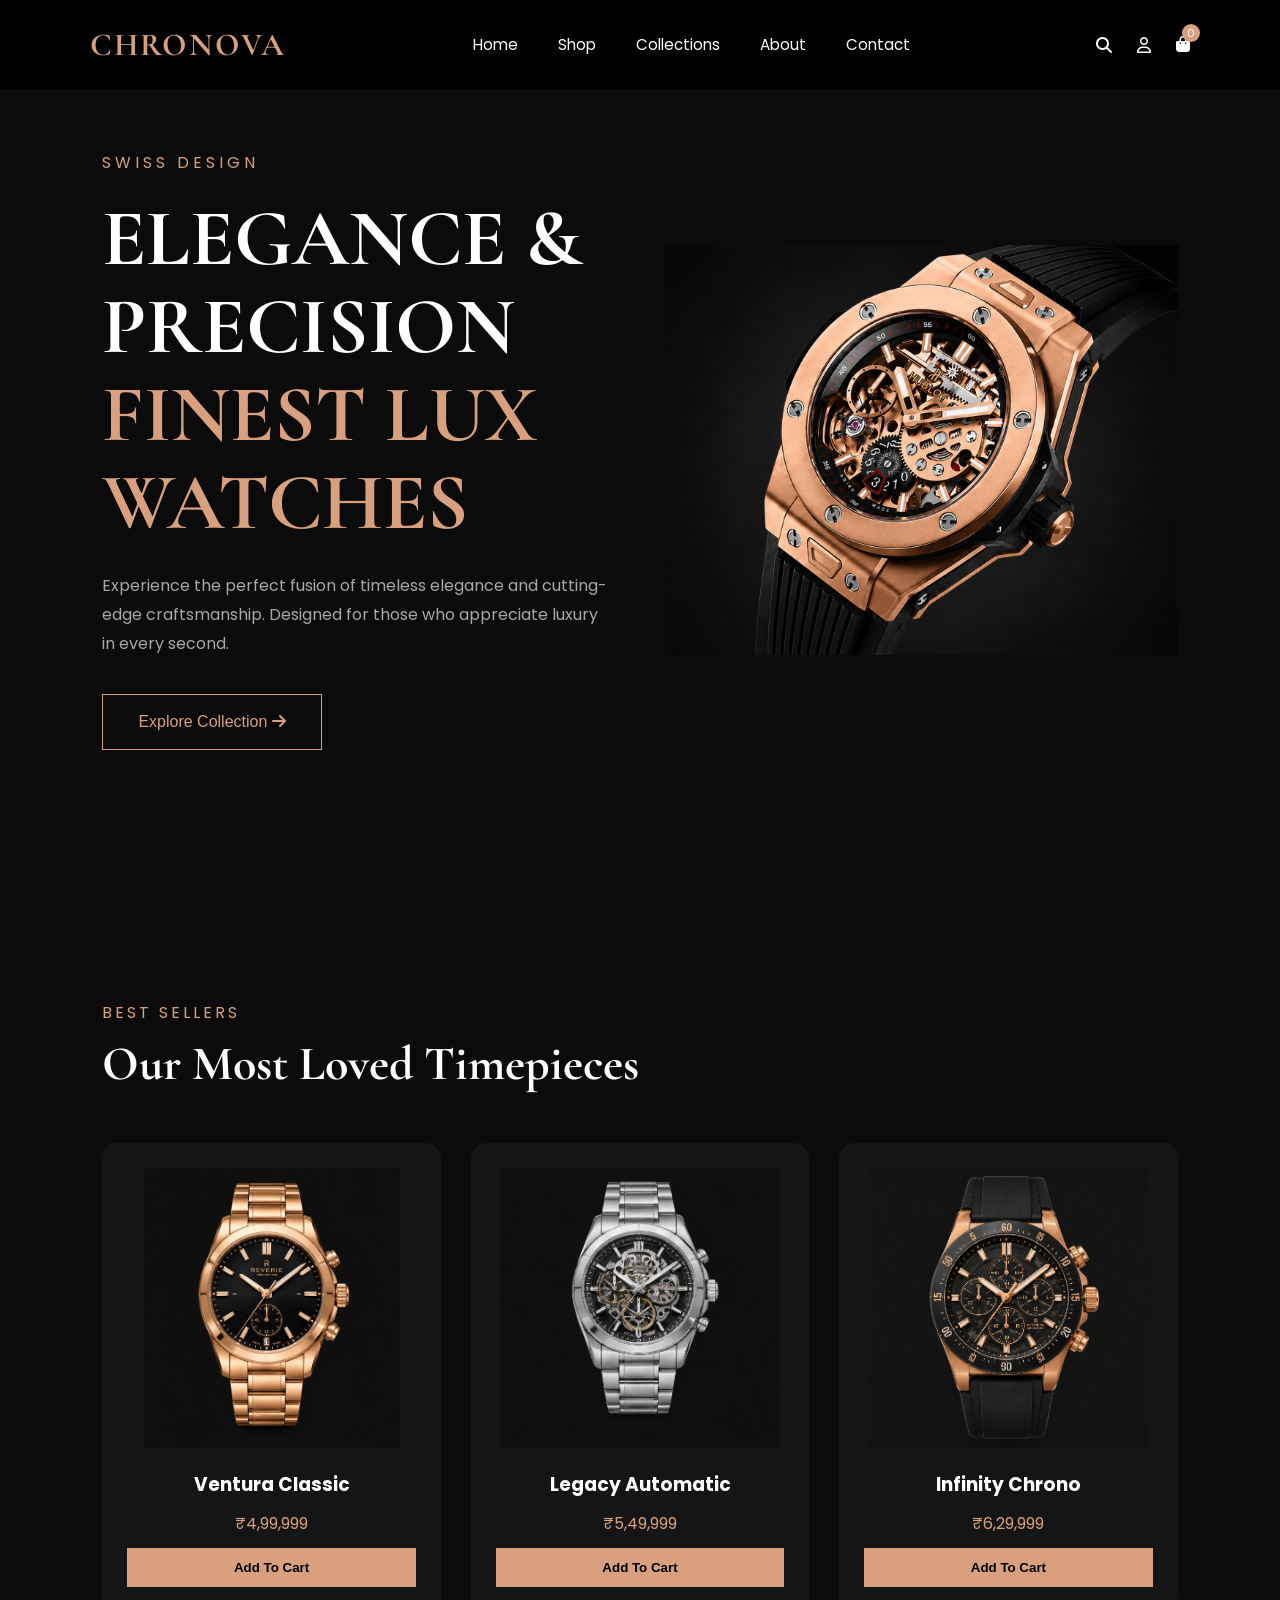
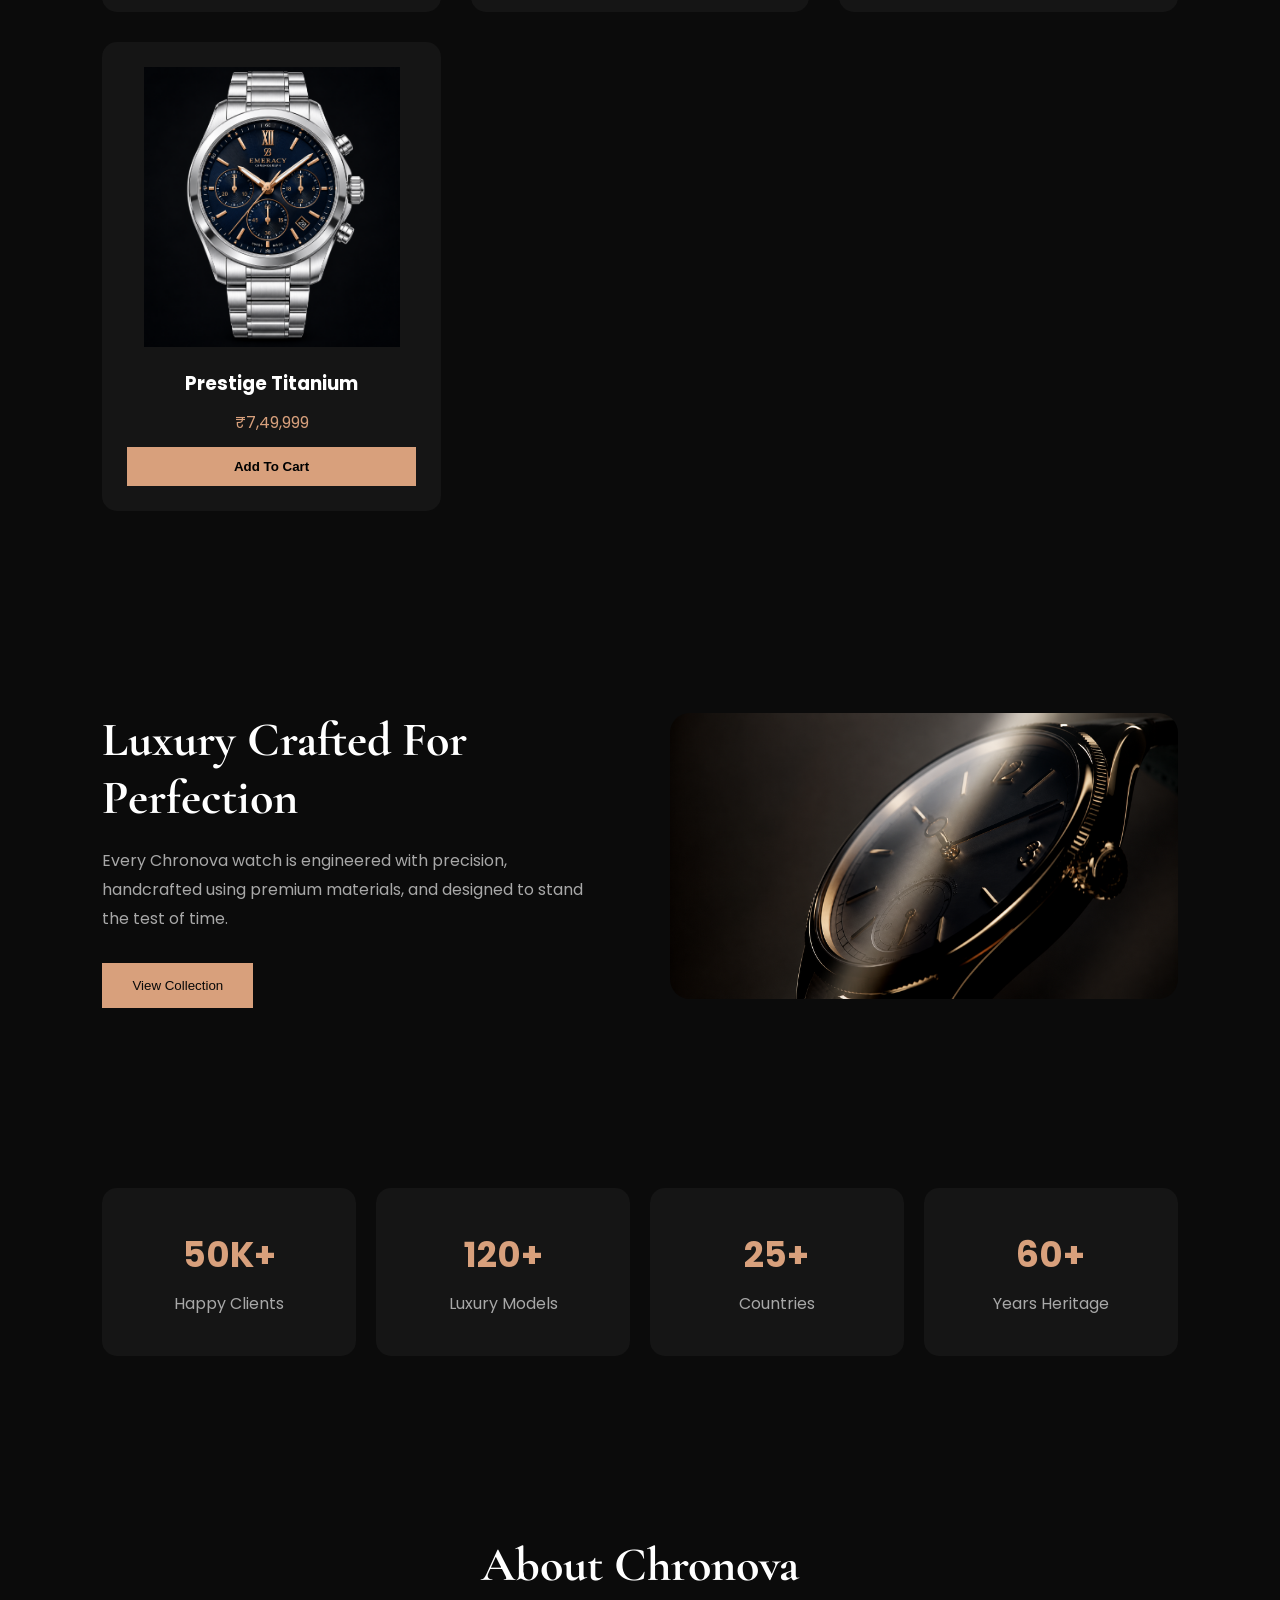
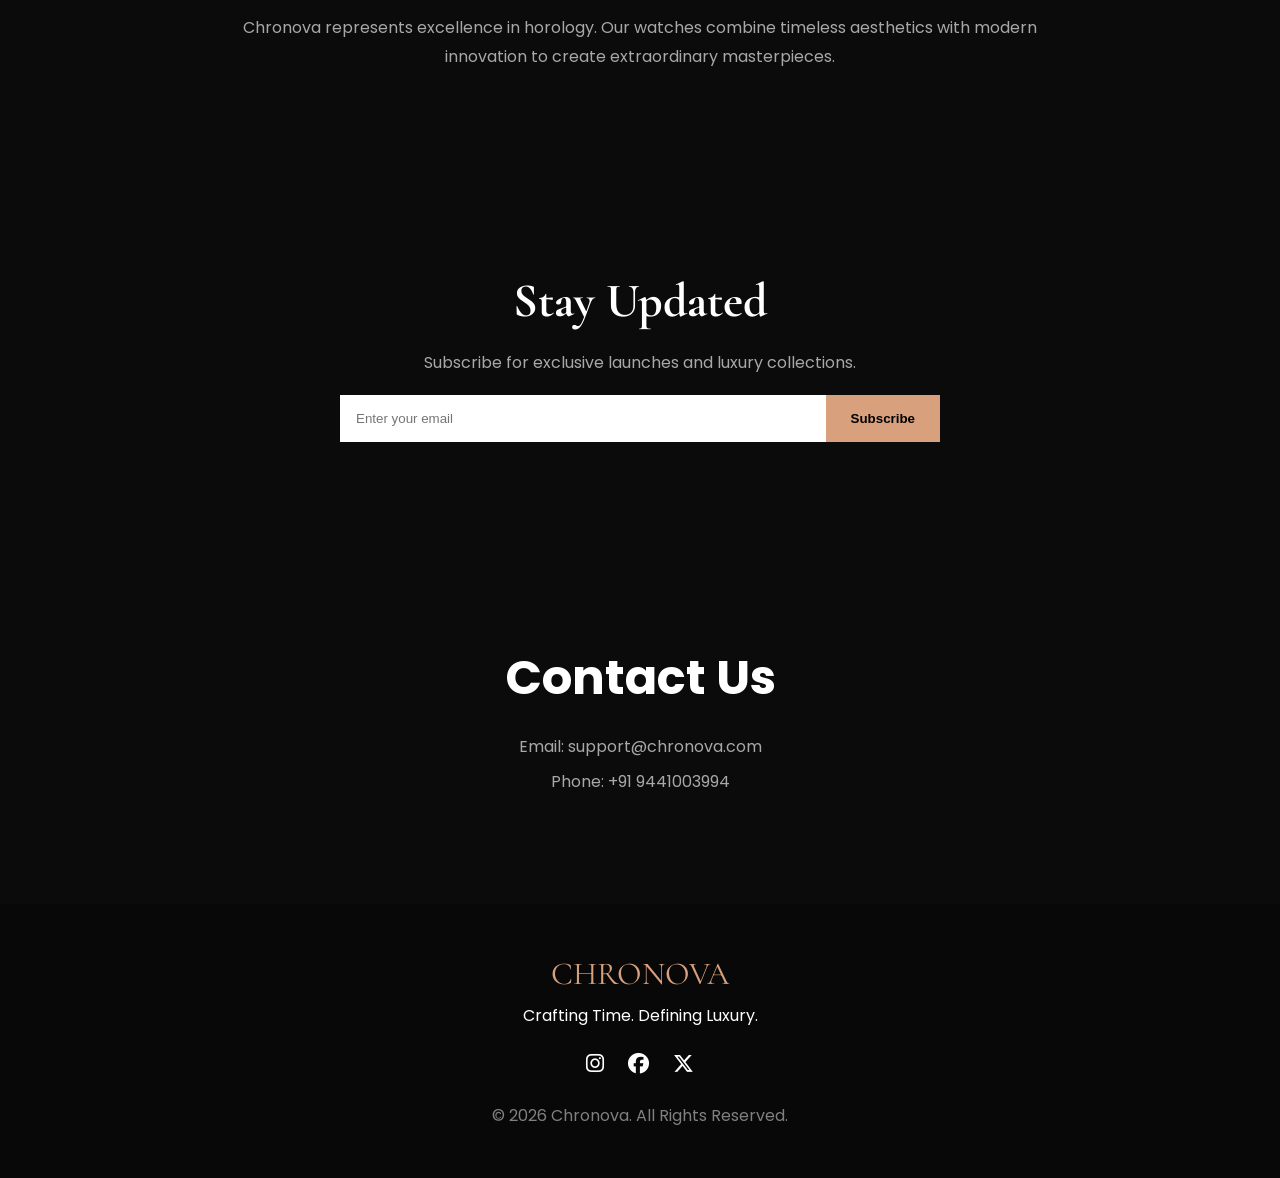
<file: index.html>
<!DOCTYPE html>
<html lang="en">
<head>
    <meta charset="UTF-8">
    <meta name="viewport" content="width=device-width, initial-scale=1.0">
    <title>Chronova | Luxury Watches</title>

    <link href="https://fonts.googleapis.com/css2?family=Cormorant+Garamond:wght@400;500;600;700&family=Poppins:wght@300;400;500;600&display=swap" rel="stylesheet">

    <link rel="stylesheet" href="style.css">

    <link rel="stylesheet"
        href="https://cdnjs.cloudflare.com/ajax/libs/font-awesome/6.5.1/css/all.min.css">
</head>
<body>


    <header>
        <nav class="navbar">
            <div class="logo">
                CHRONOVA
            </div>

            <ul class="nav-links">
                <li><a href="#home">Home</a></li>
                <li><a href="#collection">Shop</a></li>
                <li><a href="#featured">Collections</a></li>
                <li><a href="#about">About</a></li>
                <li><a href="#contact">Contact</a></li>
            </ul>

            <div class="nav-icons">
                <i class="fa-solid fa-magnifying-glass"></i>
                <i class="fa-regular fa-user"></i>

                <div class="cart-icon">
                    <i class="fa-solid fa-bag-shopping"></i>
                    <span id="cart-count">0</span>
                </div>
            </div>
        </nav>
    </header>


    <section class="hero" id="home">

        <div class="hero-content">

            <p class="sub-heading">SWISS DESIGN</p>

            <h1>
                ELEGANCE & PRECISION
                <span>FINEST LUX WATCHES</span>
            </h1>

            <p class="hero-text">
                Experience the perfect fusion of timeless elegance and
                cutting-edge craftsmanship. Designed for those who
                appreciate luxury in every second.
            </p>

            <button class="hero-btn">
                Explore Collection
                <i class="fa-solid fa-arrow-right"></i>
            </button>

        </div>

        <div class="hero-image">

            <img src="heroimage.png"
                alt="Luxury Watch">

        </div>

    </section>


    <section class="featured" id="featured">

        <div class="section-title">
            <p>BEST SELLERS</p>
            <h2>Our Most Loved Timepieces</h2>
        </div>

        <div class="products">

            <div class="product-card">
                <img src="imag1.png" alt="">
                <h3>Ventura Classic</h3>
                <p>₹4,99,999</p>
                <button onclick="addToCart()">
                    Add To Cart
                </button>
            </div>

            <div class="product-card">
                <img src="img2.png" alt="">
                <h3>Legacy Automatic</h3>
                <p>₹5,49,999</p>
                <button onclick="addToCart()">
                    Add To Cart
                </button>
            </div>

            <div class="product-card">
                <img src="img3.png" alt="">
                <h3>Infinity Chrono</h3>
                <p>₹6,29,999</p>
                <button onclick="addToCart()">
                    Add To Cart
                </button>
            </div>

            <div class="product-card">
                <img src="img4.png" alt="">
                <h3>Prestige Titanium</h3>
                <p>₹7,49,999</p>
                <button onclick="addToCart()">
                    Add To Cart
                </button>
            </div>

        </div>

    </section>

    <section class="collection" id="collection">

        <div class="collection-left">

            <h2>Luxury Crafted For Perfection</h2>

            <p>
                Every Chronova watch is engineered with precision,
                handcrafted using premium materials, and designed to
                stand the test of time.
            </p>

            <button>
                <a href="collection.html" style="text-decoration: none; color: rgb(9, 9, 9);">View Collection</a>
            </button>

        </div>

        <div class="collection-right">

            <img src="img5.png"
                alt="Collection">

        </div>

    </section>

    <section class="stats">

        <div class="stat-box">
            <h2>50K+</h2>
            <p>Happy Clients</p>
        </div>

        <div class="stat-box">
            <h2>120+</h2>
            <p>Luxury Models</p>
        </div>

        <div class="stat-box">
            <h2>25+</h2>
            <p>Countries</p>
        </div>

        <div class="stat-box">
            <h2>60+</h2>
            <p>Years Heritage</p>
        </div>

    </section>

    <section class="about" id="about">

        <div class="about-content">

            <h2>About Chronova</h2>

            <p>
                Chronova represents excellence in horology.
                Our watches combine timeless aesthetics with
                modern innovation to create extraordinary
                masterpieces.
            </p>

        </div>

    </section>

    <section class="newsletter">

        <h2>Stay Updated</h2>

        <p>
            Subscribe for exclusive launches and luxury collections.
        </p>

        <div class="newsletter-box">

            <input type="email"
                placeholder="Enter your email">

            <button>
                Subscribe
            </button>

        </div>

    </section>

    <section class="contact" id="contact">

        <h2>Contact Us</h2>

        <p>Email: support@chronova.com</p>

        <p>Phone: +91 9441003994</p>

    </section>

    <footer>

        <div class="footer-logo">
            CHRONOVA
        </div>

        <p>
            Crafting Time. Defining Luxury.
        </p>

        <div class="socials">

            <i class="fab fa-instagram"></i>
            <i class="fab fa-facebook"></i>
            <i class="fab fa-x-twitter"></i>

        </div>

        <p class="copyright">
            © 2026 Chronova. All Rights Reserved.
        </p>

    </footer>

    <script src="main.js"></script>

</body>
</html>
</file>
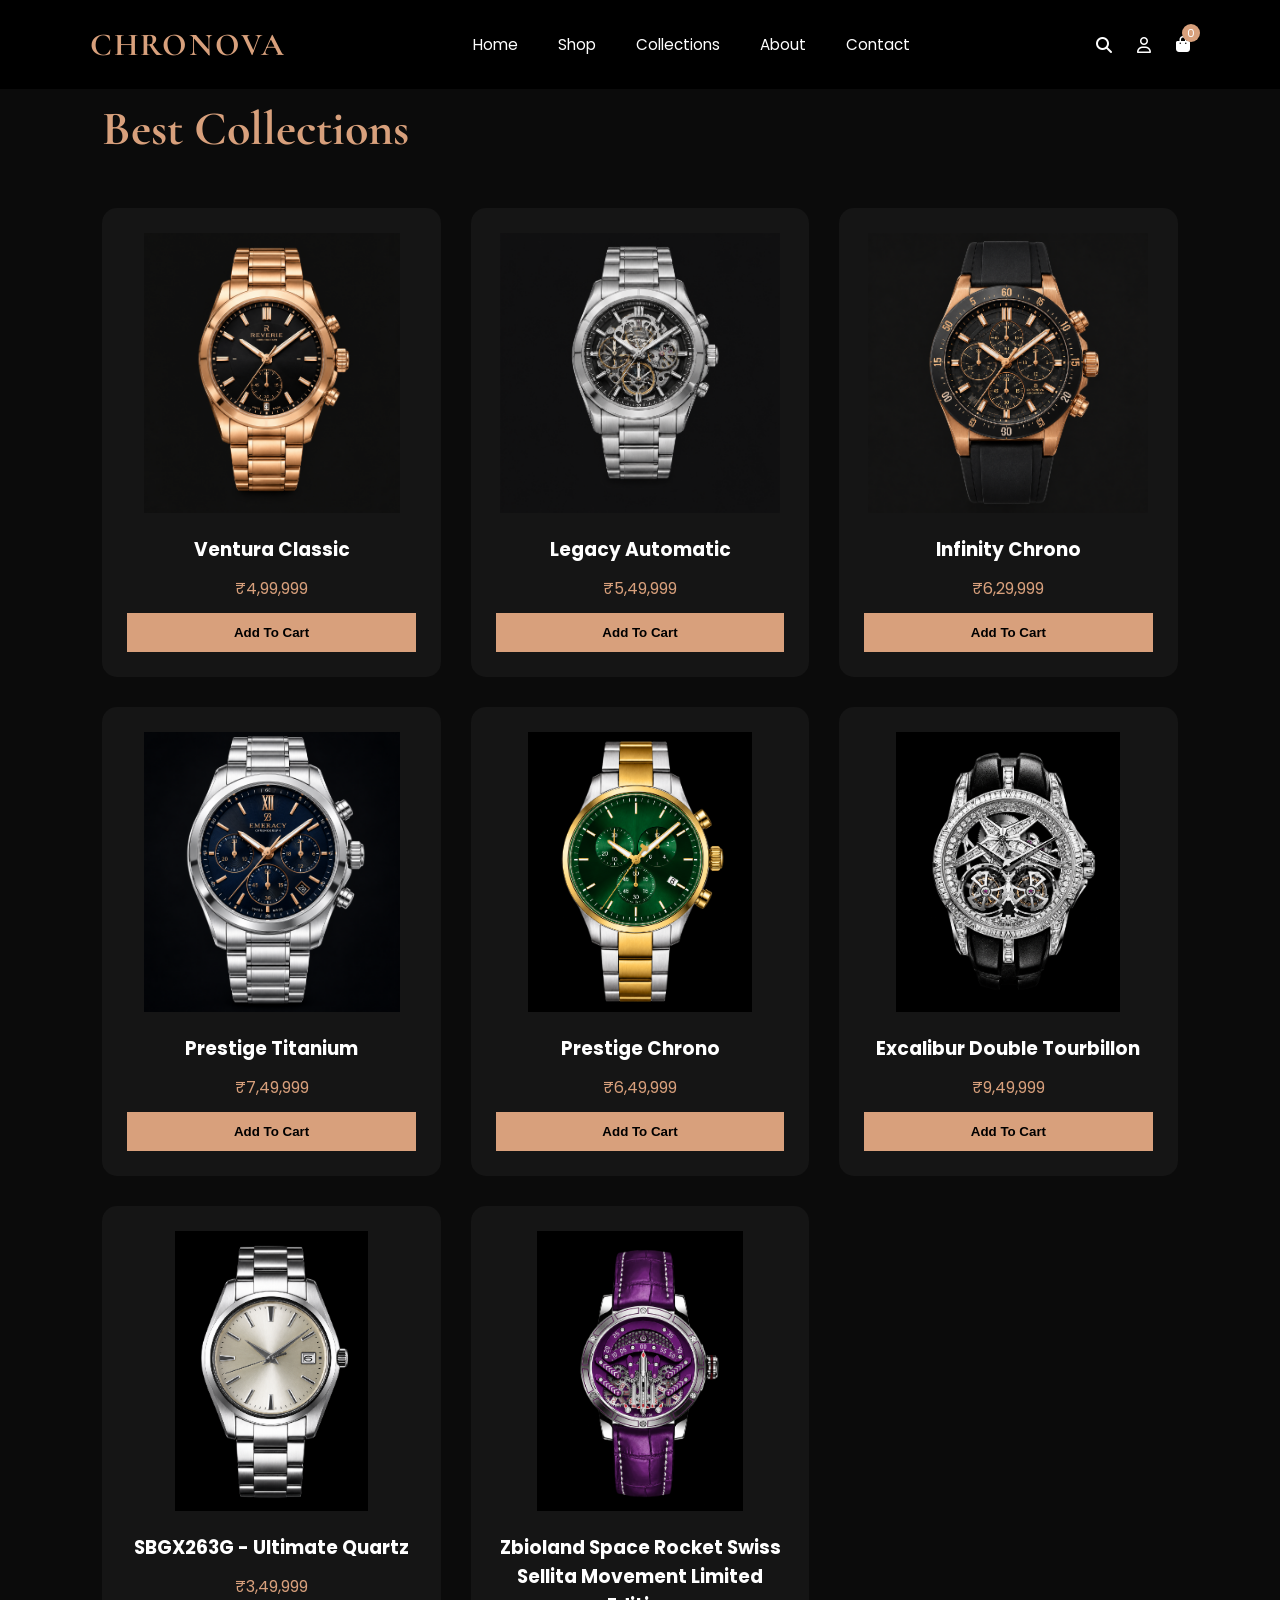
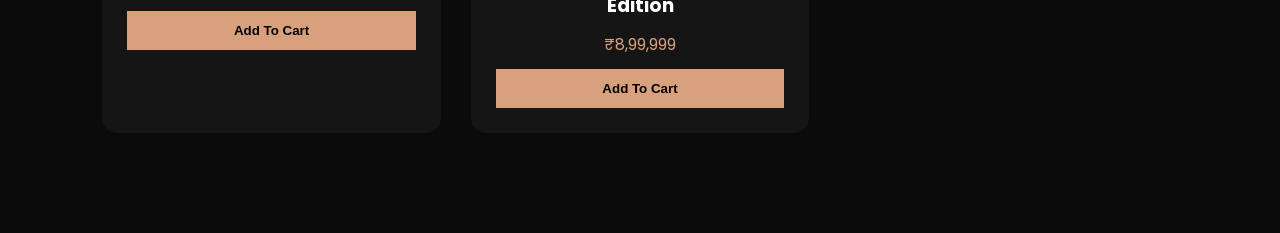
<file: collection.html>
<!DOCTYPE html>
<html>
    <head>
    <meta charset="UTF-8">
    <meta name="viewport" content="width=device-width, initial-scale=1.0">
    <title>Chronova | Luxury Watches</title>

    <link href="https://fonts.googleapis.com/css2?family=Cormorant+Garamond:wght@400;500;600;700&family=Poppins:wght@300;400;500;600&display=swap" rel="stylesheet">

    <link rel="stylesheet" href="style.css">

    <link rel="stylesheet"
        href="https://cdnjs.cloudflare.com/ajax/libs/font-awesome/6.5.1/css/all.min.css">
    </head>

    <body>
        <header>
        <nav class="navbar">
            <div class="logo">
                CHRONOVA
            </div>

            <ul class="nav-links">
                <li><a href="index.html">Home</a></li>
                <li><a href="index.html">Shop</a></li>
                <li><a href="index.html">Collections</a></li>
                <li><a href="index.html">About</a></li>
                <li><a href="index.html">Contact</a></li>
            </ul>

            <div class="nav-icons">
                <i class="fa-solid fa-magnifying-glass"></i>
                <i class="fa-regular fa-user"></i>

                <div class="cart-icon">
                    <i class="fa-solid fa-bag-shopping"></i>
                    <span id="cart-count">0</span>
                </div>
            </div>
        </nav>
    </header>

    <section class="featured" id="featured">

        <div class="section-title">
            <h2 style="color: rgb(216, 160, 124);">Best Collections</h2>
        </div>

        <div class="products">

            <div class="product-card">
                <img src="imag1.png" alt="">
                <h3>Ventura Classic</h3>
                <p>₹4,99,999</p>
                <button onclick="addToCart()">
                    Add To Cart
                </button>
            </div>

            <div class="product-card">
                <img src="img2.png" alt="">
                <h3>Legacy Automatic</h3>
                <p>₹5,49,999</p>
                <button onclick="addToCart()">
                    Add To Cart
                </button>
            </div>

            <div class="product-card">
                <img src="img3.png" alt="">
                <h3>Infinity Chrono</h3>
                <p>₹6,29,999</p>
                <button onclick="addToCart()">
                    Add To Cart
                </button>
            </div>

            <div class="product-card">
                <img src="img4.png" alt="">
                <h3>Prestige Titanium</h3>
                <p>₹7,49,999</p>
                <button onclick="addToCart()">
                    Add To Cart
                </button>
            </div>

            

            <div class="product-card">
                <img src="img6.png" alt="">
                <h3>Prestige Chrono</h3>
                <p>₹6,49,999</p>
                <button onclick="addToCart()">
                    Add To Cart
                </button>
            </div>

            <div class="product-card">
                <img src="img7.png" alt="">
                <h3>Excalibur Double Tourbillon</h3>
                <p>₹9,49,999</p>
                <button onclick="addToCart()">
                    Add To Cart
                </button>
            </div>

            <div class="product-card">
                <img src="img8.png" alt="">
                <h3>SBGX263G - Ultimate Quartz</h3>
                <p>₹3,49,999</p>
                <button onclick="addToCart()">
                    Add To Cart
                </button>
            </div>

            <div class="product-card">
                <img src="img9.png" alt="">
                <h3>Zbioland Space Rocket Swiss Sellita Movement Limited Edition</h3>
                <p>₹8,99,999</p>
                <button onclick="addToCart()">
                    Add To Cart
                </button>
            </div>

        </div>

    </section>
    
    
    
    
    
    <script src="main.js"></script>

    </body>
</html>
</file>
<file: style.css>
*{
    margin:0;
    padding:0;
    box-sizing:border-box;
    scroll-behavior:smooth;
}

:root{
    --black:#0b0b0b;
    --card:#151515;
    --gold:#d4af37;
    --rose:#d8a07c;
    --white:#ffffff;
    --gray:#a8a8a8;
}

body{
    background:var(--black);
    color:var(--white);
    font-family:'Poppins',sans-serif;
    overflow-x:hidden;
}



header{
    width:100%;
    position:fixed;
    top:0;
    left:0;
    z-index:1000;
    background:rgba(0,0,0,0.95);
    backdrop-filter:blur(10px);
}

.navbar{
    max-width:1400px;
    margin:auto;
    padding:25px 7%;
    display:flex;
    justify-content:space-between;
    align-items:center;
}

.logo{
    font-size:2rem;
    font-family:'Cormorant Garamond',serif;
    color:var(--rose);
    font-weight:700;
    letter-spacing:2px;
}

.nav-links{
    display:flex;
    list-style:none;
    gap:40px;
}

.nav-links a{
    text-decoration:none;
    color:white;
    font-size:0.95rem;
    transition:.3s;
}

.nav-links a:hover{
    color:var(--rose);
}

.nav-icons{
    display:flex;
    gap:25px;
    align-items:center;
}

.nav-icons i{
    cursor:pointer;
    transition:.3s;
}

.nav-icons i:hover{
    color:var(--rose);
}

.cart-icon{
    position:relative;
    cursor:pointer;
}

#cart-count{
    position:absolute;
    top:-8px;
    right:-10px;
    width:18px;
    height:18px;
    border-radius:50%;
    background:var(--rose);
    color:white;
    font-size:11px;
    display:flex;
    justify-content:center;
    align-items:center;
}



.hero{
    min-height:100vh;
    display:flex;
    justify-content:space-between;
    align-items:center;
    padding:140px 8%;
    gap:50px;
}

.hero-content{
    flex:1;
}

.sub-heading{
    color:var(--rose);
    letter-spacing:4px;
    margin-bottom:20px;
}

.hero h1{
    font-size:5rem;
    font-family:'Cormorant Garamond',serif;
    line-height:1.1;
    margin-bottom:25px;
}

.hero h1 span{
    display:block;
    color:var(--rose);
}

.hero-text{
    color:var(--gray);
    max-width:550px;
    line-height:1.8;
    margin-bottom:35px;
}

.hero-btn{
    background:transparent;
    color:var(--rose);
    border:1px solid var(--rose);
    padding:18px 35px;
    cursor:pointer;
    font-size:1rem;
    transition:.4s;
}

.hero-btn:hover{
    background:var(--rose);
    color:black;
}

.hero-image{
    flex:1;
    display:flex;
    justify-content:center;
}

.hero-image img{
    width:100%;
    max-width:700px;
    animation:float 4s ease-in-out infinite;
}

/* ==========================
   PRODUCTS
   ========================== */

.featured{
    padding:100px 8%;
}

.section-title p{
    color:var(--rose);
    letter-spacing:3px;
    margin-bottom:10px;
}

.section-title h2{
    font-size:3rem;
    font-family:'Cormorant Garamond',serif;
    margin-bottom:50px;
}

.products{
    display:grid;
    grid-template-columns:repeat(auto-fit,minmax(250px,1fr));
    gap:30px;
}

.product-card{
    background:var(--card);
    padding:25px;
    border-radius:15px;
    text-align:center;
    transition:.4s;
}

.product-card:hover{
    transform:translateY(-10px);
}

.product-card img{
    width:100%;
    height:280px;
    object-fit:contain;
}

.product-card h3{
    margin-top:15px;
}

.product-card p{
    color:var(--rose);
    margin:12px 0;
}

.product-card button{
    width:100%;
    padding:12px;
    border:none;
    background:var(--rose);
    color:black;
    font-weight:600;
    cursor:pointer;
    transition:.3s;
}

.product-card button:hover{
    opacity:.8;
}



.collection{
    display:flex;
    align-items:center;
    justify-content:space-between;
    gap:60px;
    padding:100px 8%;
}

.collection-left{
    flex:1;
}

.collection-left h2{
    font-size:3rem;
    font-family:'Cormorant Garamond',serif;
    margin-bottom:20px;
}

.collection-left p{
    color:var(--gray);
    line-height:1.8;
    margin-bottom:30px;
}

.collection-left button{
    background:var(--rose);
    
    border:none;
    padding:15px 30px;
    cursor:pointer;
    
    
}

.collection-right{
    flex:1;
}

.collection-right img{
    width:100%;
    border-radius:20px;
}



.stats{
    display:grid;
    grid-template-columns:repeat(4,1fr);
    gap:20px;
    padding:80px 8%;
}

.stat-box{
    background:var(--card);
    text-align:center;
    padding:40px;
    border-radius:15px;
}

.stat-box h2{
    color:var(--rose);
    font-size:2.2rem;
}

.stat-box p{
    margin-top:10px;
    color:var(--gray);
}



.about{
    padding:100px 8%;
    text-align:center;
}

.about h2{
    font-size:3rem;
    margin-bottom:20px;
    font-family:'Cormorant Garamond',serif;
}

.about p{
    max-width:800px;
    margin:auto;
    color:var(--gray);
    line-height:1.8;
}



.newsletter{
    padding:100px 8%;
    text-align:center;
}

.newsletter h2{
    font-size:3rem;
    font-family:'Cormorant Garamond',serif;
}

.newsletter p{
    color:var(--gray);
    margin:20px 0;
}

.newsletter-box{
    max-width:600px;
    margin:auto;
    display:flex;
}

.newsletter-box input{
    flex:1;
    padding:16px;
    border:none;
    outline:none;
}

.newsletter-box button{
    padding:16px 25px;
    background:var(--rose);
    border:none;
    cursor:pointer;
    font-weight:600;
}



.contact{
    padding:100px 8%;
    text-align:center;
}

.contact h2{
    font-size:3rem;
    margin-bottom:20px;
}

.contact p{
    color:var(--gray);
    margin:10px 0;
}



footer{
    background:#080808;
    text-align:center;
    padding:50px 20px;
}

.footer-logo{
    font-size:2rem;
    color:var(--rose);
    font-family:'Cormorant Garamond',serif;
    margin-bottom:10px;
}

.socials{
    margin:25px 0;
}

.socials i{
    margin:0 10px;
    font-size:1.3rem;
    cursor:pointer;
    transition:.3s;
}

.socials i:hover{
    color:var(--rose);
}

.copyright{
    color:gray;
}



@keyframes float{
    50%{
        transform:translateY(-20px);
    }
}


@media(max-width:992px){

    .hero{
        flex-direction:column;
        text-align:center;
    }

    .hero h1{
        font-size:3.5rem;
    }

    .collection{
        flex-direction:column;
    }

    .stats{
        grid-template-columns:repeat(2,1fr);
    }

    .nav-links{
        display:none;
    }
}

@media(max-width:768px){

    .hero h1{
        font-size:2.7rem;
    }

    .section-title h2,
    .collection-left h2,
    .about h2,
    .newsletter h2,
    .contact h2{
        font-size:2rem;
    }

    .stats{
        grid-template-columns:1fr;
    }

    .newsletter-box{
        flex-direction:column;
        gap:10px;
    }
}


.notification{
position:fixed;
top:100px;
right:20px;
background:#d8a07c;
color:#000;
padding:15px 25px;
border-radius:8px;
font-weight:600;
opacity:0;
transform:translateX(100%);
transition:.4s;
z-index:9999;
}

.notification.show{
opacity:1;
transform:translateX(0);
}



.top-btn{
position:fixed;
bottom:30px;
right:30px;
width:50px;
height:50px;
border:none;
border-radius:50%;
background:#d8a07c;
font-size:20px;
cursor:pointer;
display:none;
z-index:999;
}


.hidden{
opacity:0;
transform:translateY(40px);
transition:1s;
}

.visible{
opacity:1;
transform:translateY(0);
}
</file>
